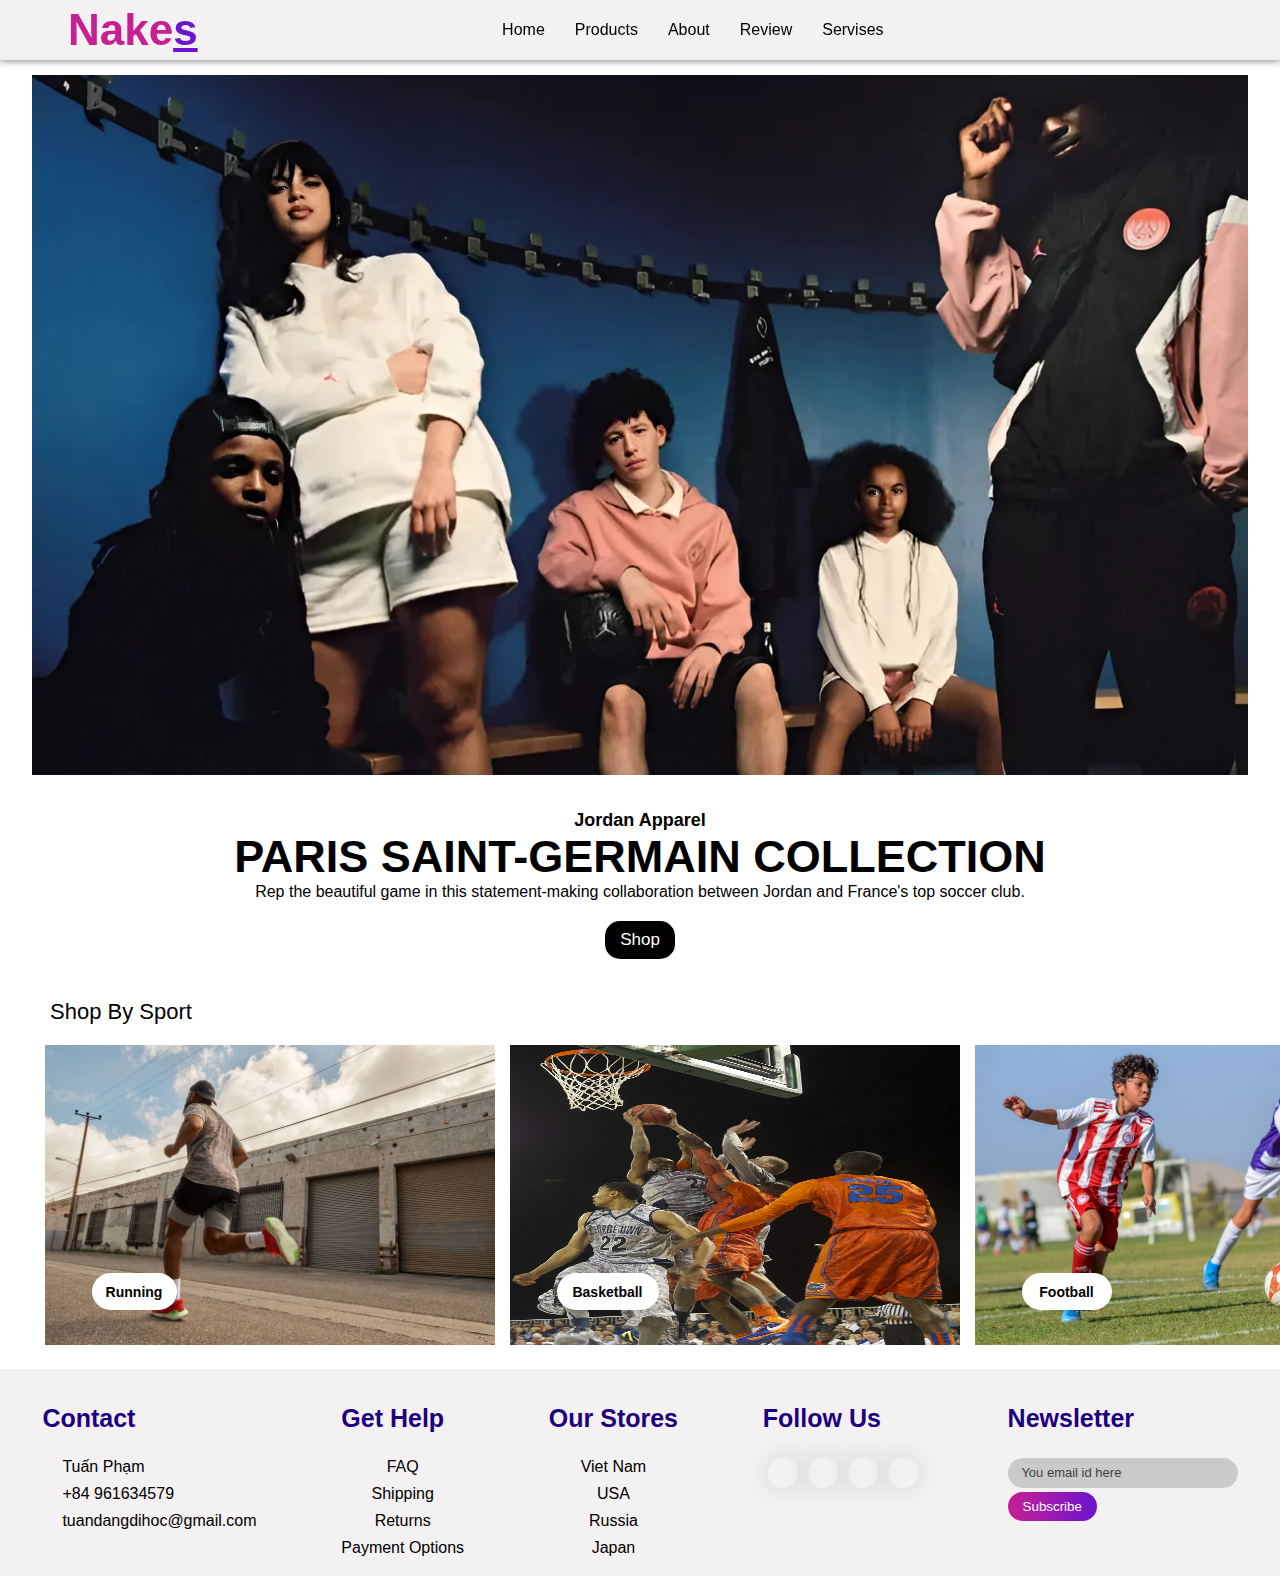
<file: index.html>
<!DOCTYPE html>
<html lang="en">
  <head>
    <meta charset="UTF-8" />
    <meta http-equiv="X-UA-Compatible" content="IE=edge" />
    <meta name="viewport" content="width=device-width, initial-scale=1.0" />
    <title>Nake - Just Do It</title>
    <link rel="stylesheet" href="style.css" />
    <link rel="shortcut icon" href="image/logoNike.jpg" />
    <link
      rel="stylesheet"
      href="https://cdnjs.cloudflare.com/ajax/libs/font-awesome/6.1.1/css/all.min.css"
      integrity="sha512-KfkfwYDsLkIlwQp6LFnl8zNdLGxu9YAA1QvwINks4PhcElQSvqcyVLLD9aMhXd13uQjoXtEKNosOWaZqXgel0g=="
      crossorigin="anonymous"
      referrerpolicy="no-referrer"
    />
  </head>
  <body>
    <div class="head_container">
      <div class="logo">
        <h1>Nake<span>s</span></h1>
      </div>

      <div class="head_menu">
        <div class="head_menu-item"><a href="#Home">Home</a></div>
        <div class="head_menu-item">
          <a href="./listSanPham.html">Products</a>
        </div>
        <div class="head_menu-item"><a href="#About">About</a></div>
        <div class="head_menu-item"><a href="#Review">Review</a></div>
        <div class="head_menu-item"><a href="./services.html">Servises</a></div>
      </div>

      <div class="icons">
        <a><i class="fa-solid fa-heart"></i></a>
        <a><i class="fa-solid fa-cart-shopping" id="cart-icon"></i></a>

        <a href="./login.html" style="color: black"
          ><i class="fa-solid fa-user"></i
        ></a>
      </div>

      <!-- Cart -->
      <div class="cart">
        <h2 class="cart-title">Your cart</h2>
        <!-- content -->
        <div class="cart-content">
          <div class="cart-box">
            <!-- <img src="image/shoe1.png" class="cart-img" /> -->
            <div class="detail-box">
              <!-- <div class="cart-product-title">Nike</div>
              <div class="cart-price">150.99$</div>
              <input type="number" value="1" class="cart-quantity" /> -->
            </div>
            <!-- Remove Cart -->
            <!-- <i class="fa-solid fa-trash cart-remove"></i> -->
          </div>
        </div>
        <!-- Total -->
        <div class="total">
          <div class="total-title">Total</div>
          <div class="total-price">0$</div>
        </div>

        <!-- Buy Button -->
        <button type="button" class="btn-buy">Buy Now</button>
        <!-- Cart Close -->
        <i class="fa-solid fa-xmark" id="close-cart"></i>
      </div>
    </div>

    <div class="main">
      <div
        class="main_image"
        style="width: 95vw; height: 700px; display: flex; margin: 10px auto"
      >
        <div class="img"></div>
      </div>

      <div class="main_content">
        <div class="content_1">
          <div style="font-size: 18px; font-weight: 550">Jordan Apparel</div>
          <div style="font-size: 45px; font-weight: 900">
            PARIS SAINT-GERMAIN COLLECTION
          </div>
          <div style="font-size: 16px">
            Rep the beautiful game in this statement-making collaboration
            between Jordan and France's top soccer club.
          </div>

          <a href="./listSanPham.html"><button>Shop</button></a>
        </div>

        <div class="content_2">
          <div style="font-size: 22px; padding-left: 50px">Shop By Sport</div>
          <div class="main_menu">
            <div class="sport_1">
              <image src="./image/pic1.jpg"></image>
              <a href="./dsRunning.html"><button>Running</button></a>
            </div>
            <div class="sport_2">
              <image src="./image/pic2.jpg"></image>
              <a href="./dsBasketball.html"><button>Basketball</button></a>
            </div>
            <div class="sport_3">
              <image src="./image/pic3.jpg"></image>
              <a href="./dsFootball.html"><button>Football</button></a>
            </div>
            <div class="sport_4">
              <image src="./image/pic4.jpg"></image>
              <a href="./dsTennis.html"><button>Tennis</button></a>
            </div>
          </div>
        </div>
      </div>
    </div>

    <!-- footer -->
    <footer>
      <div class="footer_main">
        <div class="tag">
          <h1>Contact</h1>
          <a
            href="https://www.facebook.com/profile.php?id=100012604270972"
            target="_blank"
          >
            <i class="fa-brands fa-facebook"></i>Tuấn Phạm</a
          >
          <a href="#"><i class="fa-solid fa-phone"></i>+84 961634579</a>
          <a href="#"
            ><i class="fa-solid fa-envelope"></i>tuandangdihoc@gmail.com</a
          >
        </div>

        <div class="tag">
          <h1>Get Help</h1>
          <a href="#" class="center">FAQ</a>
          <a href="#" class="center">Shipping</a>
          <a href="#" class="center">Returns</a>
          <a href="#" class="center">Payment Options</a>
        </div>

        <div class="tag">
          <h1>Our Stores</h1>
          <a href="#" class="center">Viet Nam</a>
          <a href="#" class="center">USA</a>
          <a href="#" class="center">Russia</a>
          <a href="#" class="center">Japan</a>
        </div>

        <div class="tag">
          <h1>Follow Us</h1>
          <div class="social_link">
            <a href="#"><i class="fa-brands fa-facebook-f"></i></a>
            <a href="#"><i class="fa-brands fa-twitter"></i></a>
            <a href="#"><i class="fa-brands fa-instagram"></i></a>
            <a href="#"><i class="fa-brands fa-linkedin-in"></i></a>
          </div>
        </div>

        <div class="tag">
          <h1>Newsletter</h1>
          <div class="search_bar">
            <input type="text" placeholder="You email id here" />
            <button type="submit">Subscribe</button>
          </div>
        </div>
      </div>
    </footer>
    <script src="./main.js"></script>
  </body>
</html>
</file>
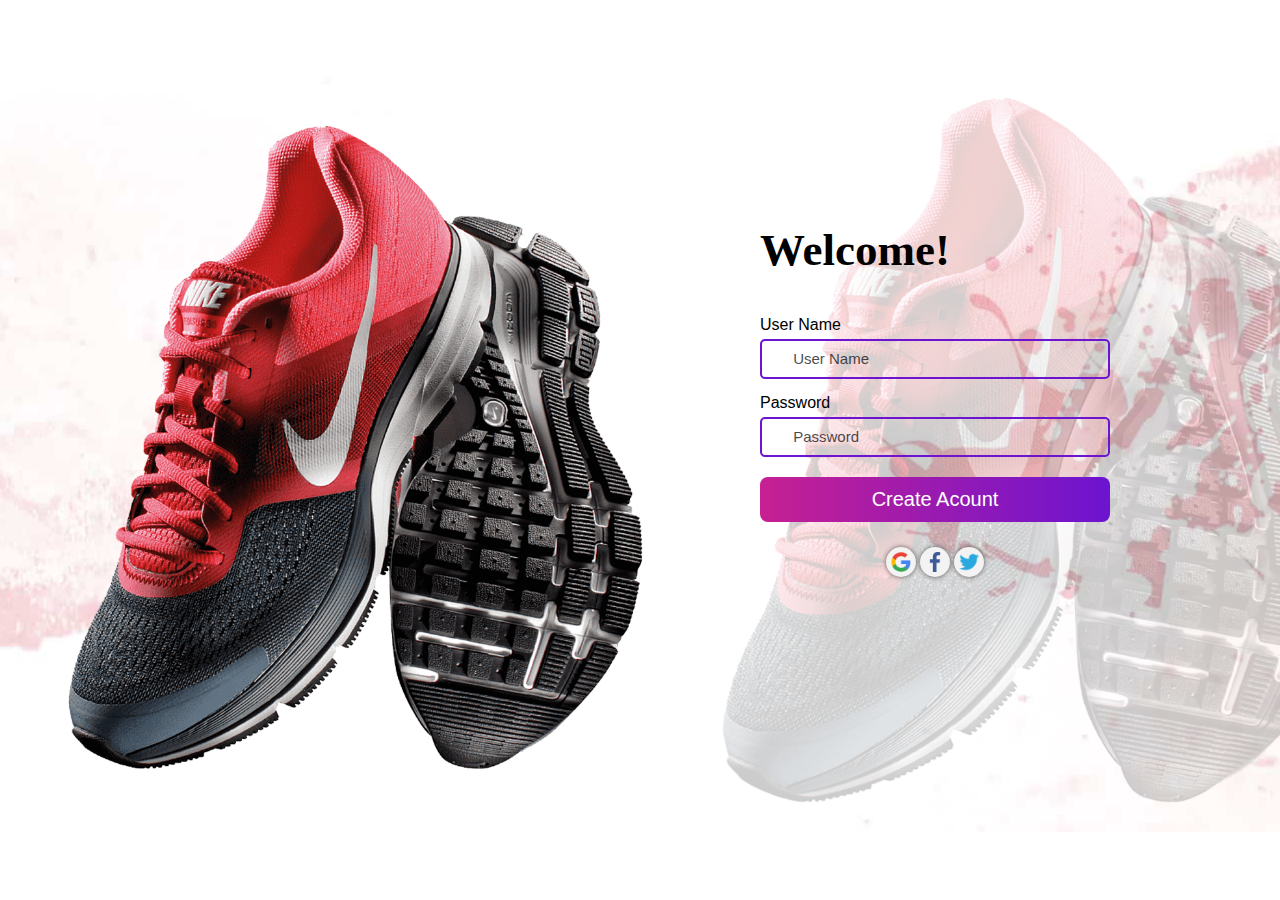
<file: dangki.html>
<!DOCTYPE html>
<html lang="en">
  <head>
    <meta charset="UTF-8" />
    <meta name="viewport" content="width=device-width, initial-scale=1.0" />
    <title>Sign up</title>
    <link rel="stylesheet" href="style.css" />
    <link rel="shortcut icon" href="image/logoNike.jpg" />
    <link
      rel="stylesheet"
      href="https://cdnjs.cloudflare.com/ajax/libs/font-awesome/6.1.1/css/all.min.css"
      integrity="sha512-KfkfwYDsLkIlwQp6LFnl8zNdLGxu9YAA1QvwINks4PhcElQSvqcyVLLD9aMhXd13uQjoXtEKNosOWaZqXgel0g=="
      crossorigin="anonymous"
      referrerpolicy="no-referrer"
    />
  </head>
  <body>
    <!--Login Form-->

    <div class="login_form">
      <div class="left">
        <img src="image/logshoes.png" />
      </div>

      <div class="right">
        <h1>Welcome!</h1>

        <form action="#" method="post">
          <p>User Name</p>
          <div class="user">
            <i class="fa-solid fa-user"></i>
            <input
              type="text"
              name="user"
              placeholder="User Name"
              class="username"
            />
          </div>

          <p class="passworg_tag">Password</p>
          <div class="password">
            <i class="fa-solid fa-lock"></i>
            <input type="password" name="password" placeholder="Password" />
          </div>
        </form>
        <a href="login.html">
          <button type="submit" style="margin-top: 20px; height: 45px">
            Create Acount
          </button>
        </a>

        <div class="loging_icon">
          <a href="#"><img src="image/google.png" /></a>
          <a href="#"><img src="image/facebook.png" /></a>
          <a href="#"><img src="image/twitter.png" /></a>
        </div>
      </div>
    </div>
  </body>
</html>
</file>
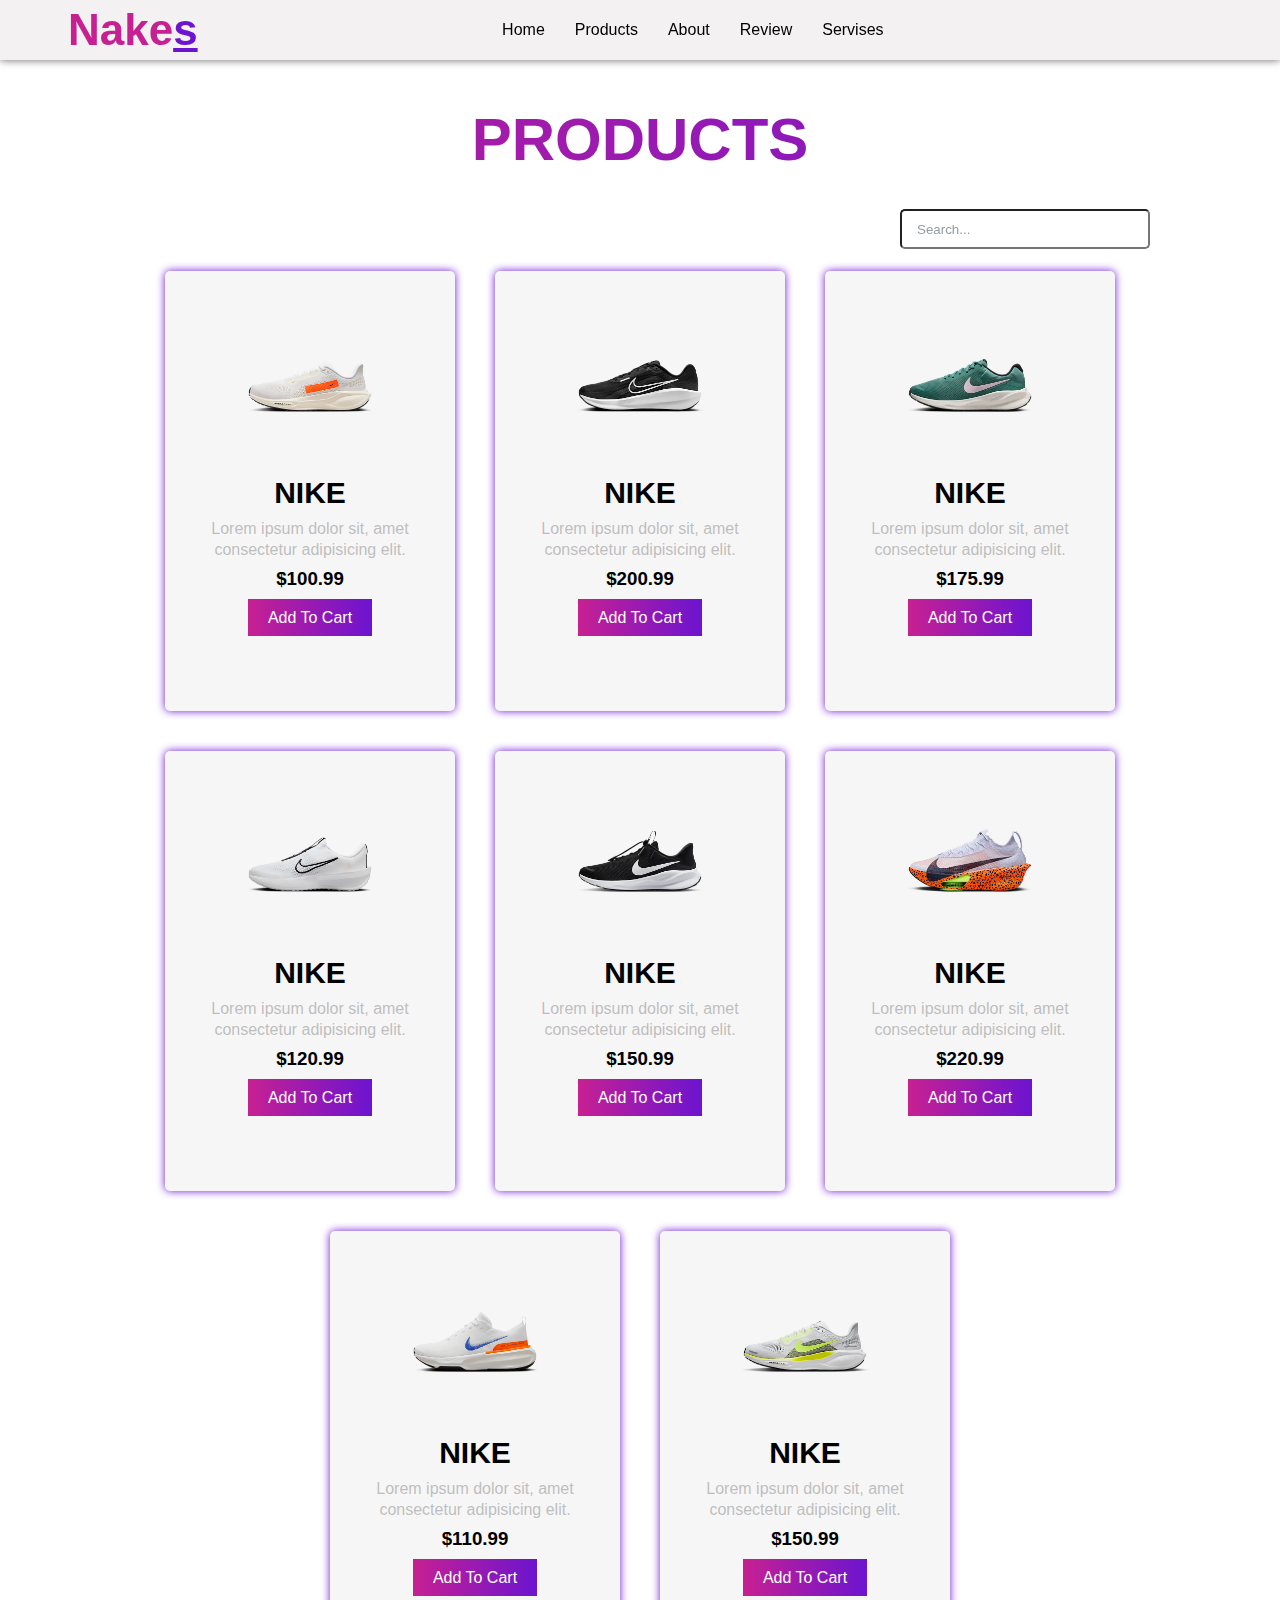
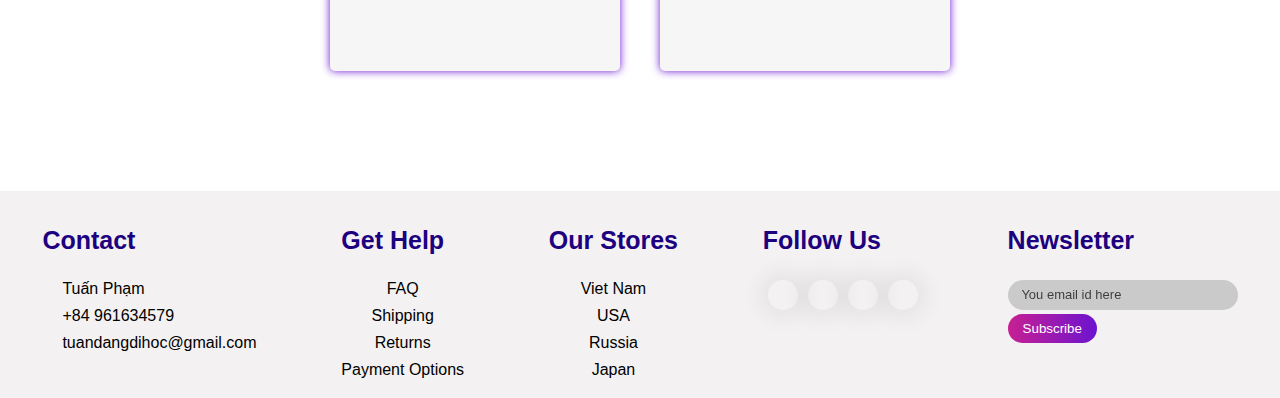
<file: dsBasketball.html>
<!DOCTYPE html>
<html lang="en">
  <head>
    <meta charset="UTF-8" />
    <meta http-equiv="X-UA-Compatible" content="IE=edge" />
    <meta name="viewport" content="width=device-width, initial-scale=1.0" />
    <title>Nake - Just Do It</title>
    <link rel="stylesheet" href="style.css" />
    <link rel="shortcut icon" href="image/logoNike.jpg" />
    <link
      rel="stylesheet"
      href="https://cdnjs.cloudflare.com/ajax/libs/font-awesome/6.1.1/css/all.min.css"
      integrity="sha512-KfkfwYDsLkIlwQp6LFnl8zNdLGxu9YAA1QvwINks4PhcElQSvqcyVLLD9aMhXd13uQjoXtEKNosOWaZqXgel0g=="
      crossorigin="anonymous"
      referrerpolicy="no-referrer"
    />
  </head>
  <body>
    <div class="head_container">
      <div class="logo">
        <h1>Nake<span>s</span></h1>
      </div>

      <div class="head_menu">
        <div class="head_menu-item"><a href="./index.html">Home</a></div>
        <div class="head_menu-item"><a href="#Products">Products</a></div>
        <div class="head_menu-item"><a href="#About">About</a></div>
        <div class="head_menu-item"><a href="#Review">Review</a></div>
        <div class="head_menu-item"><a href="#Servises">Servises</a></div>
      </div>

      <div class="icons">
        <a><i class="fa-solid fa-heart"></i></a>
        <a><i class="fa-solid fa-cart-shopping" id="cart-icon"></i></a>

        <a href="./login.html" style="color: black"
          ><i class="fa-solid fa-user"></i
        ></a>
      </div>

      <!-- Cart -->
      <div class="cart">
        <h2 class="cart-title">Your cart</h2>
        <!-- content -->
        <div class="cart-content">
          <div class="cart-box">
            <img src="image/shoe1.png" class="cart-img" />
            <div class="detail-box">
              <div class="cart-product-title">Nike</div>
              <div class="cart-price">150.99$</div>
              <input type="number" value="1" class="cart-quantity" />
            </div>
            <!-- Remove Cart -->
            <i class="fa-solid fa-trash cart-remove"></i>
          </div>
        </div>
        <!-- Total -->
        <div class="total">
          <div class="total-title">Total</div>
          <div class="total-price">0$</div>
        </div>

        <!-- Buy Button -->
        <button type="button" class="btn-buy">Buy Now</button>
        <!-- Cart Close -->
        <i class="fa-solid fa-xmark" id="close-cart"></i>
      </div>
    </div>

    <!--Products-->

    <div class="products" id="Products">
      <h1>Products</h1>

      <!-- search -->
      <div class="container_search">
        <input type="text" id="search" placeholder="Search..." />
        <button class="icon"><i class="fa fa-search"></i></button>
      </div>

      <div class="box">
        <div class="card">
          <div class="small_card">
            <i class="fa-solid fa-heart heart-button" data-id="1"></i>
            <i class="fa-solid fa-share"></i>
          </div>

          <div class="image">
            <img src="image/shoe1.png" />
          </div>

          <div class="products_text">
            <h2>NIKE</h2>
            <p>Lorem ipsum dolor sit, amet consectetur adipisicing elit.</p>
            <h3>$100.99</h3>
            <div class="products_star">
              <i class="fa-solid fa-star"></i>
              <i class="fa-solid fa-star"></i>
              <i class="fa-solid fa-star"></i>
              <i class="fa-solid fa-star"></i>
              <i class="fa-solid fa-star"></i>
            </div>
            <a href="#" class="btn">Add To Cart</a>
          </div>
        </div>

        <div class="card">
          <div class="small_card">
            <i class="fa-solid fa-heart heart-button" data-id="2"></i>
            <i class="fa-solid fa-share"></i>
          </div>

          <div class="image">
            <img src="image/shoe2.png" />
          </div>

          <div class="products_text">
            <h2>NIKE</h2>
            <p>Lorem ipsum dolor sit, amet consectetur adipisicing elit.</p>
            <h3>$200.99</h3>
            <div class="products_star">
              <i class="fa-solid fa-star"></i>
              <i class="fa-solid fa-star"></i>
              <i class="fa-solid fa-star"></i>
              <i class="fa-solid fa-star"></i>
              <i class="fa-solid fa-star-half-stroke"></i>
            </div>
            <a href="#" class="btn">Add To Cart</a>
          </div>
        </div>

        <div class="card">
          <div class="small_card">
            <i class="fa-solid fa-heart heart-button" data-id="3"></i>
            <i class="fa-solid fa-share"></i>
          </div>

          <div class="image">
            <img src="image/shoe3.png" />
          </div>

          <div class="products_text">
            <h2>NIKE</h2>
            <p>Lorem ipsum dolor sit, amet consectetur adipisicing elit.</p>
            <h3>$175.99</h3>
            <div class="products_star">
              <i class="fa-solid fa-star"></i>
              <i class="fa-solid fa-star"></i>
              <i class="fa-solid fa-star"></i>
              <i class="fa-solid fa-star-half-stroke"></i>
              <i class="fa-regular fa-star"></i>
            </div>
            <a href="#" class="btn">Add To Cart</a>
          </div>
        </div>

        <div class="card">
          <div class="small_card">
            <i class="fa-solid fa-heart heart-button" data-id="4"></i>
            <i class="fa-solid fa-share"></i>
          </div>

          <div class="image">
            <img src="image/shoe4.png" />
          </div>

          <div class="products_text">
            <h2>NIKE</h2>
            <p>Lorem ipsum dolor sit, amet consectetur adipisicing elit.</p>
            <h3>$120.99</h3>
            <div class="products_star">
              <i class="fa-solid fa-star"></i>
              <i class="fa-solid fa-star"></i>
              <i class="fa-solid fa-star"></i>
              <i class="fa-solid fa-star"></i>
              <i class="fa-regular fa-star"></i>
            </div>
            <a href="#" class="btn">Add To Cart</a>
          </div>
        </div>

        <div class="card">
          <div class="small_card">
            <i class="fa-solid fa-heart heart-button" data-id="5"></i>
            <i class="fa-solid fa-share"></i>
          </div>

          <div class="image">
            <img src="image/shoe5.png" />
          </div>

          <div class="products_text">
            <h2>NIKE</h2>
            <p>Lorem ipsum dolor sit, amet consectetur adipisicing elit.</p>
            <h3>$150.99</h3>
            <div class="products_star">
              <i class="fa-solid fa-star"></i>
              <i class="fa-solid fa-star"></i>
              <i class="fa-solid fa-star"></i>
              <i class="fa-solid fa-star"></i>
              <i class="fa-solid fa-star"></i>
            </div>
            <a href="#" class="btn">Add To Cart</a>
          </div>
        </div>

        <div class="card">
          <div class="small_card">
            <i class="fa-solid fa-heart heart-button" data-id="6"></i>
            <i class="fa-solid fa-share"></i>
          </div>

          <div class="image">
            <img src="image/shoe6.jpg" />
          </div>

          <div class="products_text">
            <h2>NIKE</h2>
            <p>Lorem ipsum dolor sit, amet consectetur adipisicing elit.</p>
            <h3>$220.99</h3>
            <div class="products_star">
              <i class="fa-solid fa-star"></i>
              <i class="fa-solid fa-star"></i>
              <i class="fa-solid fa-star"></i>
              <i class="fa-solid fa-star"></i>
              <i class="fa-regular fa-star-half-stroke"></i>
            </div>
            <a href="#" class="btn">Add To Cart</a>
          </div>
        </div>

        <div class="card">
          <div class="small_card">
            <i class="fa-solid fa-heart heart-button" data-id="7"></i>
            <i class="fa-solid fa-share"></i>
          </div>

          <div class="image">
            <img src="image/shoe7.png" />
          </div>

          <div class="products_text">
            <h2>NIKE</h2>
            <p>Lorem ipsum dolor sit, amet consectetur adipisicing elit.</p>
            <h3>$110.99</h3>
            <div class="products_star">
              <i class="fa-solid fa-star"></i>
              <i class="fa-solid fa-star"></i>
              <i class="fa-solid fa-star"></i>
              <i class="fa-regular fa-star"></i>
              <i class="fa-regular fa-star"></i>
            </div>
            <a href="#" class="btn">Add To Cart</a>
          </div>
        </div>

        <div class="card">
          <div class="small_card">
            <i class="fa-solid fa-heart heart-button" data-id="8"></i>
            <i class="fa-solid fa-share"></i>
          </div>

          <div class="image">
            <img src="image/shoe8.png" />
          </div>

          <div class="products_text">
            <h2>NIKE</h2>
            <p>Lorem ipsum dolor sit, amet consectetur adipisicing elit.</p>
            <h3>$150.99</h3>
            <div class="products_star">
              <i class="fa-solid fa-star"></i>
              <i class="fa-solid fa-star"></i>
              <i class="fa-solid fa-star"></i>
              <i class="fa-solid fa-star"></i>
              <i class="fa-regular fa-star-half-stroke"></i>
            </div>
            <a href="#" class="btn">Add To Cart</a>
          </div>
        </div>
      </div>
    </div>

    <!-- footer -->
    <footer>
      <div class="footer_main">
        <div class="tag">
          <h1>Contact</h1>
          <a
            href="https://www.facebook.com/profile.php?id=100012604270972"
            target="_blank"
          >
            <i class="fa-brands fa-facebook"></i>Tuấn Phạm</a
          >
          <a href="#"><i class="fa-solid fa-phone"></i>+84 961634579</a>
          <a href="#"
            ><i class="fa-solid fa-envelope"></i>tuandangdihoc@gmail.com</a
          >
        </div>

        <div class="tag">
          <h1>Get Help</h1>
          <a href="#" class="center">FAQ</a>
          <a href="#" class="center">Shipping</a>
          <a href="#" class="center">Returns</a>
          <a href="#" class="center">Payment Options</a>
        </div>

        <div class="tag">
          <h1>Our Stores</h1>
          <a href="#" class="center">Viet Nam</a>
          <a href="#" class="center">USA</a>
          <a href="#" class="center">Russia</a>
          <a href="#" class="center">Japan</a>
        </div>

        <div class="tag">
          <h1>Follow Us</h1>
          <div class="social_link">
            <a href="#"><i class="fa-brands fa-facebook-f"></i></a>
            <a href="#"><i class="fa-brands fa-twitter"></i></a>
            <a href="#"><i class="fa-brands fa-instagram"></i></a>
            <a href="#"><i class="fa-brands fa-linkedin-in"></i></a>
          </div>
        </div>

        <div class="tag">
          <h1>Newsletter</h1>
          <div class="search_bar">
            <input type="text" placeholder="You email id here" />
            <button type="submit">Subscribe</button>
          </div>
        </div>
      </div>
    </footer>
    <script src="./main.js"></script>
  </body>
</html>
</file>
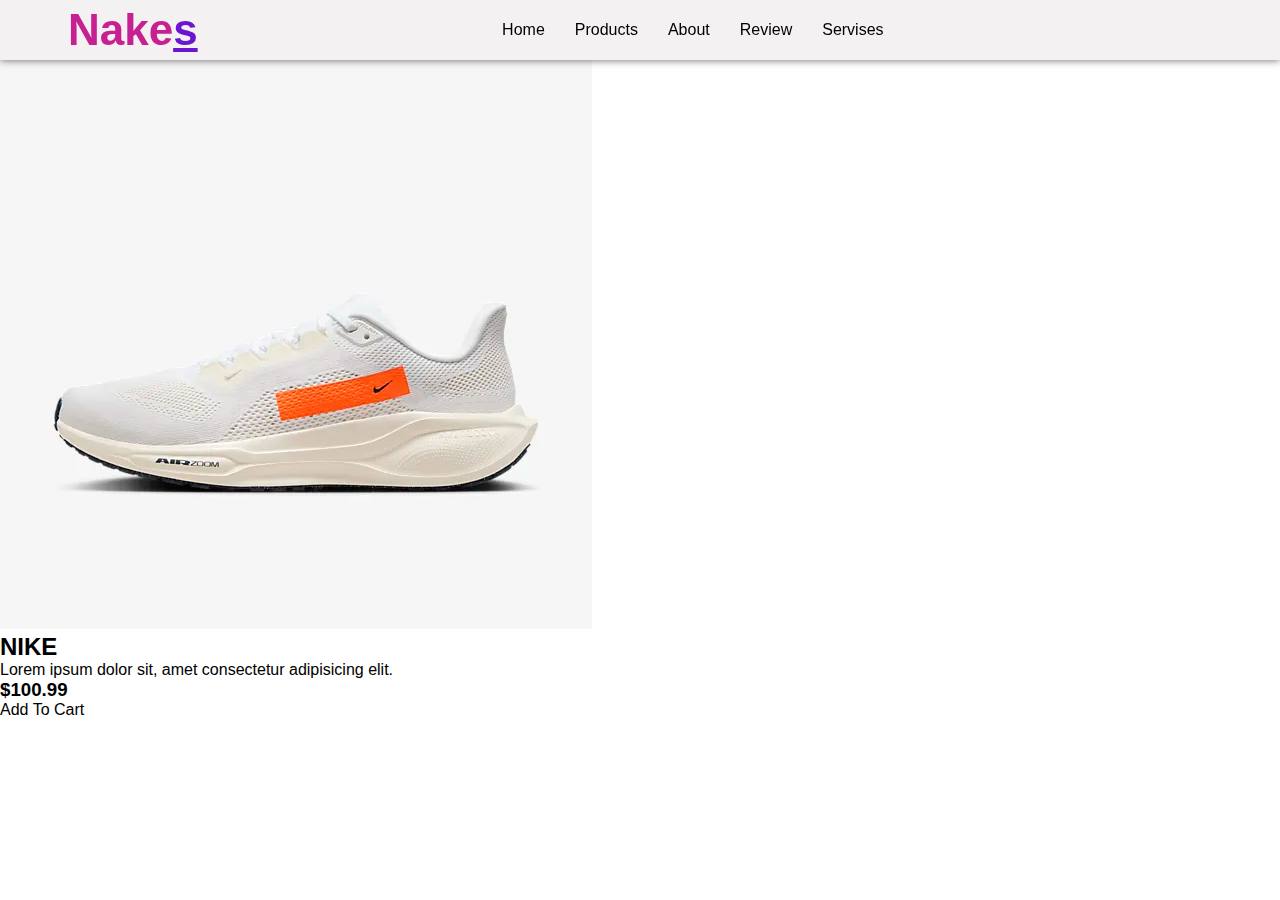
<file: dsHeart.html>
<!DOCTYPE html>
<html lang="en">
  <head>
    <meta charset="UTF-8" />
    <meta name="viewport" content="width=device-width, initial-scale=1.0" />
    <title>Nake - Just Do It</title>
    <link rel="stylesheet" href="style.css" />
    <link rel="shortcut icon" href="image/logoNike.jpg" />
    <link
      rel="stylesheet"
      href="https://cdnjs.cloudflare.com/ajax/libs/font-awesome/6.1.1/css/all.min.css"
      integrity="sha512-KfkfwYDsLkIlwQp6LFnl8zNdLGxu9YAA1QvwINks4PhcElQSvqcyVLLD9aMhXd13uQjoXtEKNosOWaZqXgel0g=="
      crossorigin="anonymous"
      referrerpolicy="no-referrer"
    />
  </head>
  <body>
    <div class="head_container">
      <div class="logo">
        <h1>Nake<span>s</span></h1>
      </div>

      <div class="head_menu">
        <div class="head_menu-item"><a href="./index.html">Home</a></div>
        <div class="head_menu-item">
          <a href="./listSanPham.html">Products</a>
        </div>
        <div class="head_menu-item"><a href="#About">About</a></div>
        <div class="head_menu-item"><a href="#Review">Review</a></div>
        <div class="head_menu-item"><a href="./services.html">Servises</a></div>
      </div>

      <div class="icons">
        <a><i class="fa-solid fa-heart" id="heart-icon"></i></a>
        <a><i class="fa-solid fa-cart-shopping" id="cart-icon"></i></a>

        <a href="./login.html" style="color: black"
          ><i class="fa-solid fa-user"></i
        ></a>
      </div>

      <!-- Cart -->
      <div class="cart">
        <h2 class="cart-title">Your cart</h2>
        <!-- content -->
        <div class="cart-content">
          <div class="cart-box">
            <!-- <img src="image/shoe1.png" class="cart-img" /> -->
            <div class="detail-box">
              <!-- <div class="cart-product-title">Nike</div>
              <div class="cart-price">150.99$</div>
              <input type="number" value="1" class="cart-quantity" /> -->
            </div>
            <!-- Remove Cart -->
            <!-- <i class="fa-solid fa-trash cart-remove"></i> -->
          </div>
        </div>
        <!-- Total -->
        <div class="total">
          <div class="total-title">Total</div>
          <div class="total-price">0$</div>
        </div>

        <!-- Buy Button -->
        <button type="button" class="btn-buy">Buy Now</button>
        <!-- Cart Close -->
        <i class="fa-solid fa-xmark" id="close-cart"></i>
      </div>
    </div>

    <div class="main-heart">
      
      <div class="products-heart" id="Products-heart">
        <h1>Danh sách sản phẩm yêu thích</h1>

        

        <div class="box">
          <div class="card">
            <!-- <div class="small_card">
              <i class="fa-solid fa-heart heart-button" data-id="1"></i>
              <i class="fa-solid fa-share"></i>
            </div> -->

            <div class="products_text">
              <div class="image">
                <img src="image/shoe1.png" class="product-img" />
              </div>
              <h2 class="product-title">NIKE</h2>
              <p>Lorem ipsum dolor sit, amet consectetur adipisicing elit.</p>
              <h3 class="price">$100.99</h3>
              <div class="products_star">
                <i class="fa-solid fa-star"></i>
                <i class="fa-solid fa-star"></i>
                <i class="fa-solid fa-star"></i>
                <i class="fa-solid fa-star"></i>
                <i class="fa-solid fa-star"></i>
              </div>
              <a class="btn add-cart">Add To Cart</a>
            </div>
          </div>

          <!-- <div class="card">
            <div class="small_card">
              <i class="fa-solid fa-heart heart-button" data-id="2"></i>
              <i class="fa-solid fa-share"></i>
            </div>

            <div class="products_text">
              <div class="image">
                <img src="image/shoe2.png" class="product-img" />
              </div>
              <h2 class="product-title">NIKE</h2>
              <p>Lorem ipsum dolor sit, amet consectetur adipisicing elit.</p>
              <h3 class="price">$200.99</h3>
              <div class="products_star">
                <i class="fa-solid fa-star"></i>
                <i class="fa-solid fa-star"></i>
                <i class="fa-solid fa-star"></i>
                <i class="fa-solid fa-star"></i>
                <i class="fa-solid fa-star-half-stroke"></i>
              </div>
              <a class="btn add-cart">Add To Cart</a>
            </div>
          </div>

          <div class="card">
            <div class="small_card">
              <i class="fa-solid fa-heart heart-button" data-id="3"></i>
              <i class="fa-solid fa-share"></i>
            </div>

            <div class="products_text">
              <div class="image">
                <img src="image/shoe3.png" class="product-img" />
              </div>
              <h2 class="product-title">NIKE</h2>
              <p>Lorem ipsum dolor sit, amet consectetur adipisicing elit.</p>
              <h3 class="price">$175.99</h3>
              <div class="products_star">
                <i class="fa-solid fa-star"></i>
                <i class="fa-solid fa-star"></i>
                <i class="fa-solid fa-star"></i>
                <i class="fa-solid fa-star-half-stroke"></i>
                <i class="fa-regular fa-star"></i>
              </div>
              <a class="btn add-cart">Add To Cart</a>
            </div>
          </div>

          <div class="card">
            <div class="small_card">
              <i class="fa-solid fa-heart heart-button" data-id="4"></i>
              <i class="fa-solid fa-share"></i>
            </div>

            <div class="products_text">
              <div class="image">
                <img src="image/shoe4.png" class="product-img" />
              </div>
              <h2 class="product-title">NIKE</h2>
              <p>Lorem ipsum dolor sit, amet consectetur adipisicing elit.</p>
              <h3 class="price">$120.99</h3>
              <div class="products_star">
                <i class="fa-solid fa-star"></i>
                <i class="fa-solid fa-star"></i>
                <i class="fa-solid fa-star"></i>
                <i class="fa-solid fa-star"></i>
                <i class="fa-regular fa-star"></i>
              </div>
              <a class="btn add-cart">Add To Cart</a>
            </div>
          </div>

          <div class="card">
            <div class="small_card">
              <i class="fa-solid fa-heart heart-button" data-id="5"></i>
              <i class="fa-solid fa-share"></i>
            </div>

            <div class="products_text">
              <div class="image">
                <img src="image/shoe5.png" class="product-img" />
              </div>
              <h2 class="product-title">NIKE</h2>
              <p>Lorem ipsum dolor sit, amet consectetur adipisicing elit.</p>
              <h3 class="price">$150.99</h3>
              <div class="products_star">
                <i class="fa-solid fa-star"></i>
                <i class="fa-solid fa-star"></i>
                <i class="fa-solid fa-star"></i>
                <i class="fa-solid fa-star"></i>
                <i class="fa-solid fa-star"></i>
              </div>
              <a class="btn add-cart">Add To Cart</a>
            </div>
          </div>

          <div class="card">
            <div class="small_card">
              <i class="fa-solid fa-heart heart-button" data-id="6"></i>
              <i class="fa-solid fa-share"></i>
            </div>

            <div class="products_text">
              <div class="image">
                <img src="image/shoe6.jpg" class="product-img" />
              </div>
              <h2 class="product-title">NIKE</h2>
              <p>Lorem ipsum dolor sit, amet consectetur adipisicing elit.</p>
              <h3 class="price">$220.99</h3>
              <div class="products_star">
                <i class="fa-solid fa-star"></i>
                <i class="fa-solid fa-star"></i>
                <i class="fa-solid fa-star"></i>
                <i class="fa-solid fa-star"></i>
                <i class="fa-regular fa-star-half-stroke"></i>
              </div>
              <a class="btn add-cart">Add To Cart</a>
            </div>
          </div>

          <div class="card">
            <div class="small_card">
              <i class="fa-solid fa-heart heart-button" data-id="7"></i>
              <i class="fa-solid fa-share"></i>
            </div>

            <div class="image">
              <img src="image/shoe7.png" class="product-img" />
            </div>

            <div class="products_text">
              <div class="image">
                <img src="image/shoe7.png" class="product-img" />
              </div>
              <h2 class="product-title">NIKE</h2>
              <p>Lorem ipsum dolor sit, amet consectetur adipisicing elit.</p>
              <h3 class="price">$110.99</h3>
              <div class="products_star">
                <i class="fa-solid fa-star"></i>
                <i class="fa-solid fa-star"></i>
                <i class="fa-solid fa-star"></i>
                <i class="fa-regular fa-star"></i>
                <i class="fa-regular fa-star"></i>
              </div>
              <a class="btn add-cart">Add To Cart</a>
            </div>
          </div>

          <div class="card">
            <div class="small_card">
              <i class="fa-solid fa-heart heart-button" data-id="8"></i>
              <i class="fa-solid fa-share"></i>
            </div>

            <div class="image">
              <img src="image/shoe8.png" class="product-img" />
            </div>

            <div class="products_text">
              <div class="image">
                <img src="image/shoe8.png" class="product-img" />
              </div>
              <h2 class="product-title">NIKE</h2>
              <p>Lorem ipsum dolor sit, amet consectetur adipisicing elit.</p>
              <h3 class="price">$150.99</h3>
              <div class="products_star">
                <i class="fa-solid fa-star"></i>
                <i class="fa-solid fa-star"></i>
                <i class="fa-solid fa-star"></i>
                <i class="fa-solid fa-star"></i>
                <i class="fa-regular fa-star-half-stroke"></i>
              </div>
              <a class="btn add-cart">Add To Cart</a>
            </div> -->
          </div>
        </div>
      </div>
    </div>

    <script src="./main.js"></script>
  </body>
</html>
</file>
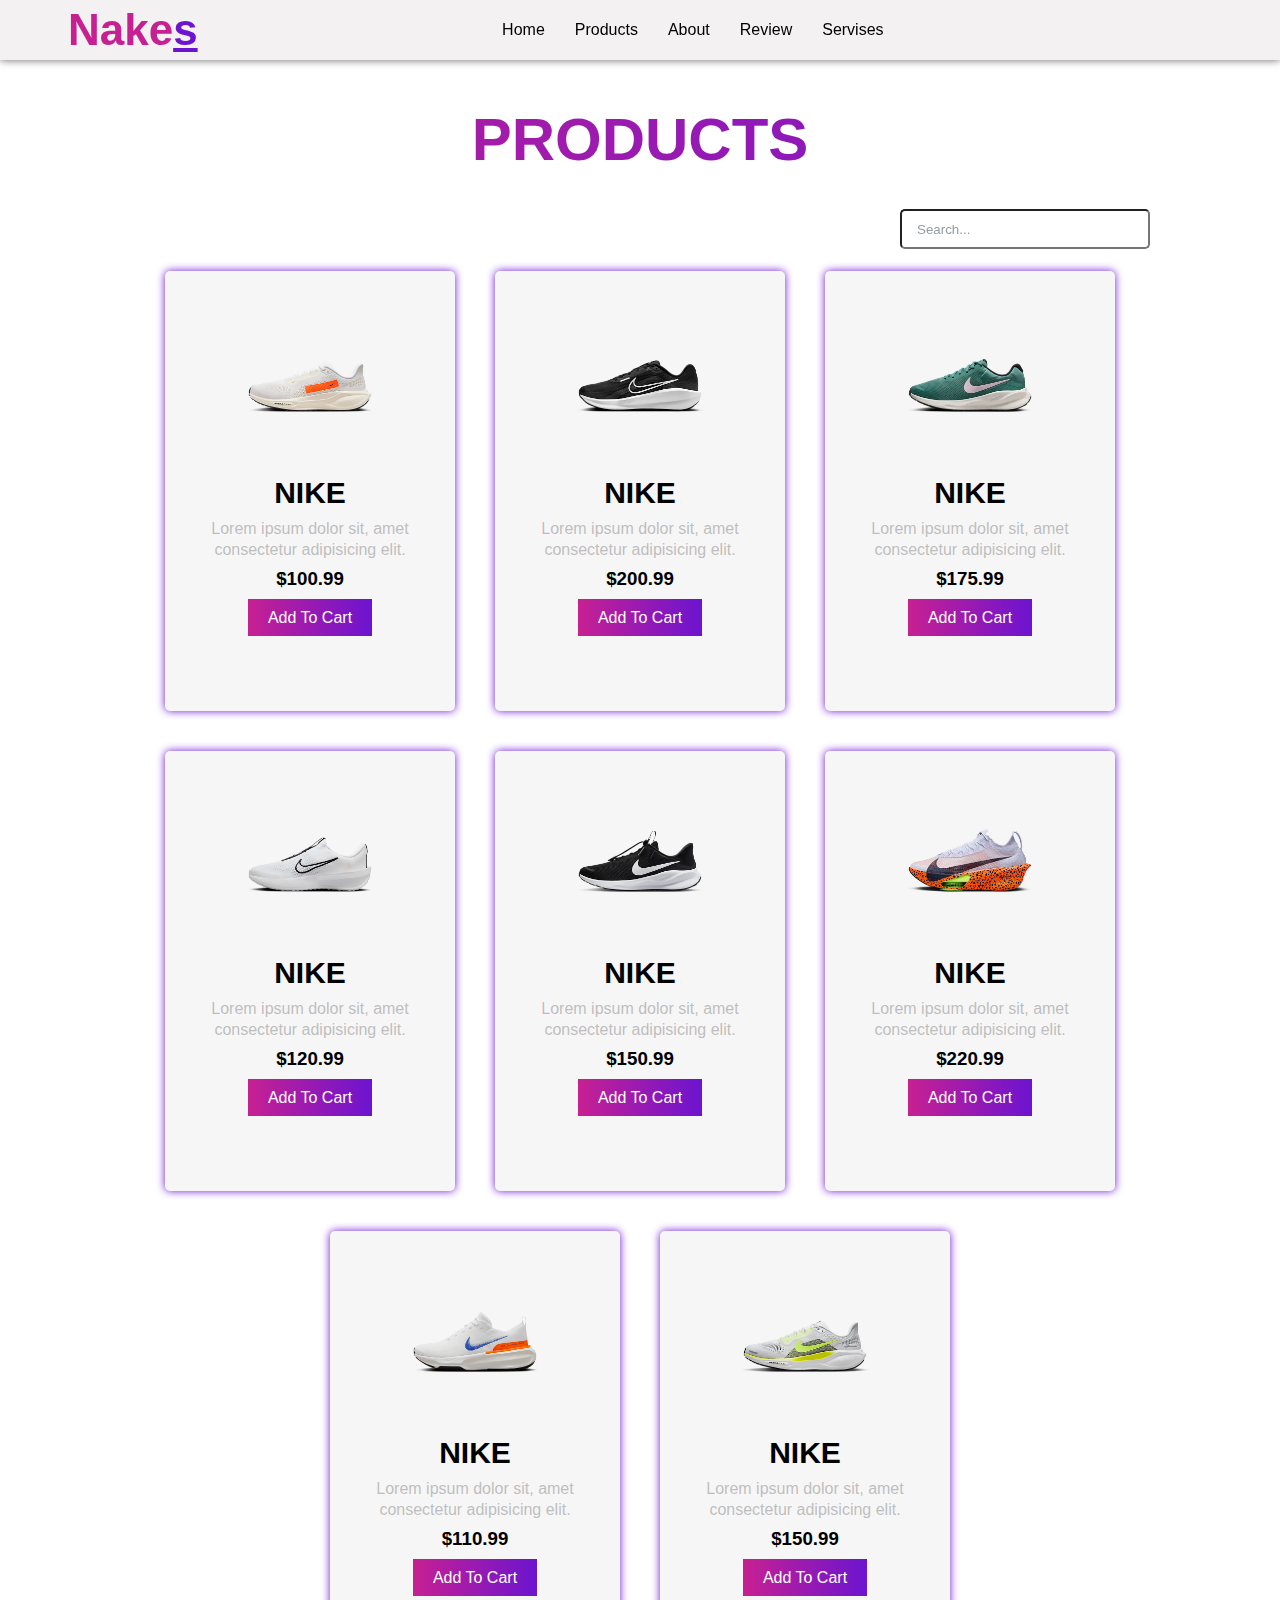
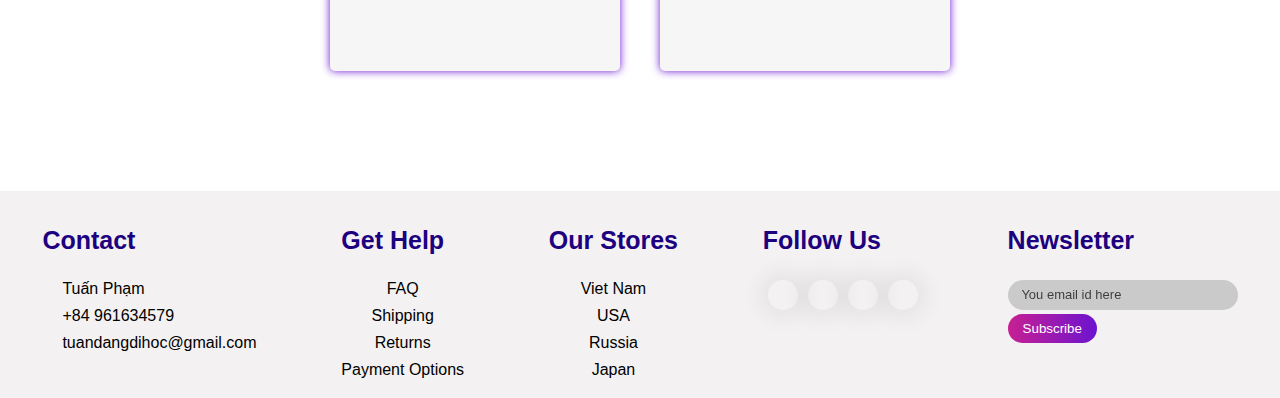
<file: listSanPham.html>
<!DOCTYPE html>
<html lang="en">
  <head>
    <meta charset="UTF-8" />
    <meta http-equiv="X-UA-Compatible" content="IE=edge" />
    <meta name="viewport" content="width=device-width, initial-scale=1.0" />
    <title>Nake - Just Do It</title>
    <link rel="stylesheet" href="style.css" />
    <link rel="shortcut icon" href="image/logoNike.jpg" />
    <link
      rel="stylesheet"
      href="https://cdnjs.cloudflare.com/ajax/libs/font-awesome/6.1.1/css/all.min.css"
      integrity="sha512-KfkfwYDsLkIlwQp6LFnl8zNdLGxu9YAA1QvwINks4PhcElQSvqcyVLLD9aMhXd13uQjoXtEKNosOWaZqXgel0g=="
      crossorigin="anonymous"
      referrerpolicy="no-referrer"
    />
  </head>
  <body>
    <div class="head_container">
      <div class="logo">
        <h1>Nake<span>s</span></h1>
      </div>

      <div class="head_menu">
        <div class="head_menu-item"><a href="./index.html">Home</a></div>
        <div class="head_menu-item"><a href="#Products">Products</a></div>
        <div class="head_menu-item"><a href="#About">About</a></div>
        <div class="head_menu-item"><a href="#Review">Review</a></div>
        <div class="head_menu-item"><a href="#Servises">Servises</a></div>
      </div>

      <div class="icons">
        <a><i class="fa-solid fa-heart"></i></a>
        <a><i class="fa-solid fa-cart-shopping" id="cart-icon"></i></a>
        <a href="./login.html" style="color: black"
          ><i class="fa-solid fa-user"></i
        ></a>
      </div>

      <!-- Cart -->
      <div class="cart">
        <h2 class="cart-title">Your cart</h2>
        <!-- content -->
        <div class="cart-content">
          <!-- <div class="cart-box">
            <img src="image/shoe1.png" class="cart-img" />
            <div class="detail-box">
              <div class="cart-product-title">Nike</div>
              <div class="cart-price">150.99$</div>
              <input type="number" value="1" class="cart-quantity" />
            </div> -->
          <!-- Remove Cart -->
          <!-- <i class="fa-solid fa-trash cart-remove"></i> -->
          <!-- </div> -->
        </div>
        <!-- Total -->
        <div class="total">
          <div class="total-title">Total</div>
          <div class="total-price">0$</div>
        </div>

        <!-- Buy Button -->
        <button type="button" class="btn-buy">Buy Now</button>
        <!-- Cart Close -->
        <i class="fa-solid fa-xmark" id="close-cart"></i>
      </div>
    </div>

    <!--Products-->

    <div class="products" id="Products">
      <h1>Products</h1>

      <!-- search -->
      <div class="container_search">
        <input type="text" id="search" placeholder="Search..." />
        <button class="icon"><i class="fa fa-search"></i></button>
      </div>

      <div class="box">
        <div class="card">
          <div class="small_card">
            <i class="fa-solid fa-heart heart-button" data-id="1"></i>
            <i class="fa-solid fa-share"></i>
          </div>

          <!-- <div class="image">
            <img src="image/shoe1.png" class="product-img" />
          </div> -->

          <div class="products_text">
            <div class="image">
              <img src="image/shoe1.png" class="product-img" />
            </div>
            <h2 class="product-title">NIKE</h2>
            <p>Lorem ipsum dolor sit, amet consectetur adipisicing elit.</p>
            <h3 class="price">$100.99</h3>
            <div class="products_star">
              <i class="fa-solid fa-star"></i>
              <i class="fa-solid fa-star"></i>
              <i class="fa-solid fa-star"></i>
              <i class="fa-solid fa-star"></i>
              <i class="fa-solid fa-star"></i>
            </div>
            <a class="btn add-cart">Add To Cart</a>
          </div>
        </div>

        <div class="card">
          <div class="small_card">
            <i class="fa-solid fa-heart heart-button" data-id="2"></i>
            <i class="fa-solid fa-share"></i>
          </div>

          <!-- <div class="image">
            <img src="image/shoe2.png" class="product-img" />
          </div> -->

          <div class="products_text">
            <div class="image">
              <img src="image/shoe2.png" class="product-img" />
            </div>
            <h2 class="product-title">NIKE</h2>
            <p>Lorem ipsum dolor sit, amet consectetur adipisicing elit.</p>
            <h3 class="price">$200.99</h3>
            <div class="products_star">
              <i class="fa-solid fa-star"></i>
              <i class="fa-solid fa-star"></i>
              <i class="fa-solid fa-star"></i>
              <i class="fa-solid fa-star"></i>
              <i class="fa-solid fa-star-half-stroke"></i>
            </div>
            <a class="btn add-cart">Add To Cart</a>
          </div>
        </div>

        <div class="card">
          <div class="small_card">
            <i class="fa-solid fa-heart heart-button" data-id="3"></i>
            <i class="fa-solid fa-share"></i>
          </div>

          <!-- <div class="image">
            <img src="image/shoe3.png" class="product-img" />
          </div> -->

          <div class="products_text">
            <div class="image">
              <img src="image/shoe3.png" class="product-img" />
            </div>
            <h2 class="product-title">NIKE</h2>
            <p>Lorem ipsum dolor sit, amet consectetur adipisicing elit.</p>
            <h3 class="price">$175.99</h3>
            <div class="products_star">
              <i class="fa-solid fa-star"></i>
              <i class="fa-solid fa-star"></i>
              <i class="fa-solid fa-star"></i>
              <i class="fa-solid fa-star-half-stroke"></i>
              <i class="fa-regular fa-star"></i>
            </div>
            <a class="btn add-cart">Add To Cart</a>
          </div>
        </div>

        <div class="card">
          <div class="small_card">
            <i class="fa-solid fa-heart heart-button" data-id="4"></i>
            <i class="fa-solid fa-share"></i>
          </div>

          <!-- <div class="image">
            <img src="image/shoe4.png" class="product-img" />
          </div> -->

          <div class="products_text">
            <div class="image">
              <img src="image/shoe4.png" class="product-img" />
            </div>
            <h2 class="product-title">NIKE</h2>
            <p>Lorem ipsum dolor sit, amet consectetur adipisicing elit.</p>
            <h3 class="price">$120.99</h3>
            <div class="products_star">
              <i class="fa-solid fa-star"></i>
              <i class="fa-solid fa-star"></i>
              <i class="fa-solid fa-star"></i>
              <i class="fa-solid fa-star"></i>
              <i class="fa-regular fa-star"></i>
            </div>
            <a class="btn add-cart">Add To Cart</a>
          </div>
        </div>

        <div class="card">
          <div class="small_card">
            <i class="fa-solid fa-heart heart-button" data-id="5"></i>
            <i class="fa-solid fa-share"></i>
          </div>

          <!-- <div class="image">
            <img src="image/shoe5.png" class="product-img" />
          </div> -->

          <div class="products_text">
            <div class="image">
              <img src="image/shoe5.png" class="product-img" />
            </div>
            <h2 class="product-title">NIKE</h2>
            <p>Lorem ipsum dolor sit, amet consectetur adipisicing elit.</p>
            <h3 class="price">$150.99</h3>
            <div class="products_star">
              <i class="fa-solid fa-star"></i>
              <i class="fa-solid fa-star"></i>
              <i class="fa-solid fa-star"></i>
              <i class="fa-solid fa-star"></i>
              <i class="fa-solid fa-star"></i>
            </div>
            <a class="btn add-cart">Add To Cart</a>
          </div>
        </div>

        <div class="card">
          <div class="small_card">
            <i class="fa-solid fa-heart heart-button" data-id="6"></i>
            <i class="fa-solid fa-share"></i>
          </div>

          <!-- <div class="image">
            <img src="image/shoe6.jpg" class="product-img" />
          </div> -->

          <div class="products_text">
            <div class="image">
              <img src="image/shoe6.jpg" class="product-img" />
            </div>
            <h2 class="product-title">NIKE</h2>
            <p>Lorem ipsum dolor sit, amet consectetur adipisicing elit.</p>
            <h3 class="price">$220.99</h3>
            <div class="products_star">
              <i class="fa-solid fa-star"></i>
              <i class="fa-solid fa-star"></i>
              <i class="fa-solid fa-star"></i>
              <i class="fa-solid fa-star"></i>
              <i class="fa-regular fa-star-half-stroke"></i>
            </div>
            <a class="btn add-cart">Add To Cart</a>
          </div>
        </div>

        <div class="card">
          <div class="small_card">
            <i class="fa-solid fa-heart heart-button" data-id="7"></i>
            <i class="fa-solid fa-share"></i>
          </div>

          <!-- <div class="image">
            <img src="image/shoe7.png" class="product-img" />
          </div> -->

          <div class="products_text">
            <div class="image">
              <img src="image/shoe7.png" class="product-img" />
            </div>
            <h2 class="product-title">NIKE</h2>
            <p>Lorem ipsum dolor sit, amet consectetur adipisicing elit.</p>
            <h3 class="price">$110.99</h3>
            <div class="products_star">
              <i class="fa-solid fa-star"></i>
              <i class="fa-solid fa-star"></i>
              <i class="fa-solid fa-star"></i>
              <i class="fa-regular fa-star"></i>
              <i class="fa-regular fa-star"></i>
            </div>
            <a class="btn add-cart">Add To Cart</a>
          </div>
        </div>

        <div class="card">
          <div class="small_card">
            <i class="fa-solid fa-heart heart-button" data-id="8"></i>
            <i class="fa-solid fa-share"></i>
          </div>

          <!-- <div class="image">
            <img src="image/shoe8.png" class="product-img" />
          </div> -->

          <div class="products_text">
            <div class="image">
              <img src="image/shoe8.png" class="product-img" />
            </div>
            <h2 class="product-title">NIKE</h2>
            <p>Lorem ipsum dolor sit, amet consectetur adipisicing elit.</p>
            <h3 class="price">$150.99</h3>
            <div class="products_star">
              <i class="fa-solid fa-star"></i>
              <i class="fa-solid fa-star"></i>
              <i class="fa-solid fa-star"></i>
              <i class="fa-solid fa-star"></i>
              <i class="fa-regular fa-star-half-stroke"></i>
            </div>
            <a class="btn add-cart">Add To Cart</a>
          </div>
        </div>
      </div>
    </div>

    <!-- footer -->
    <footer>
      <div class="footer_main">
        <div class="tag">
          <h1>Contact</h1>
          <a
            href="https://www.facebook.com/profile.php?id=100012604270972"
            target="_blank"
          >
            <i class="fa-brands fa-facebook"></i>Tuấn Phạm</a
          >
          <a href="#"><i class="fa-solid fa-phone"></i>+84 961634579</a>
          <a href="#"
            ><i class="fa-solid fa-envelope"></i>tuandangdihoc@gmail.com</a
          >
        </div>

        <div class="tag">
          <h1>Get Help</h1>
          <a href="#" class="center">FAQ</a>
          <a href="#" class="center">Shipping</a>
          <a href="#" class="center">Returns</a>
          <a href="#" class="center">Payment Options</a>
        </div>

        <div class="tag">
          <h1>Our Stores</h1>
          <a href="#" class="center">Viet Nam</a>
          <a href="#" class="center">USA</a>
          <a href="#" class="center">Russia</a>
          <a href="#" class="center">Japan</a>
        </div>

        <div class="tag">
          <h1>Follow Us</h1>
          <div class="social_link">
            <a href="#"><i class="fa-brands fa-facebook-f"></i></a>
            <a href="#"><i class="fa-brands fa-twitter"></i></a>
            <a href="#"><i class="fa-brands fa-instagram"></i></a>
            <a href="#"><i class="fa-brands fa-linkedin-in"></i></a>
          </div>
        </div>

        <div class="tag">
          <h1>Newsletter</h1>
          <div class="search_bar">
            <input type="text" placeholder="You email id here" />
            <button type="submit">Subscribe</button>
          </div>
        </div>
      </div>
    </footer>
    <script src="./main.js"></script>
  </body>
</html>
</file>
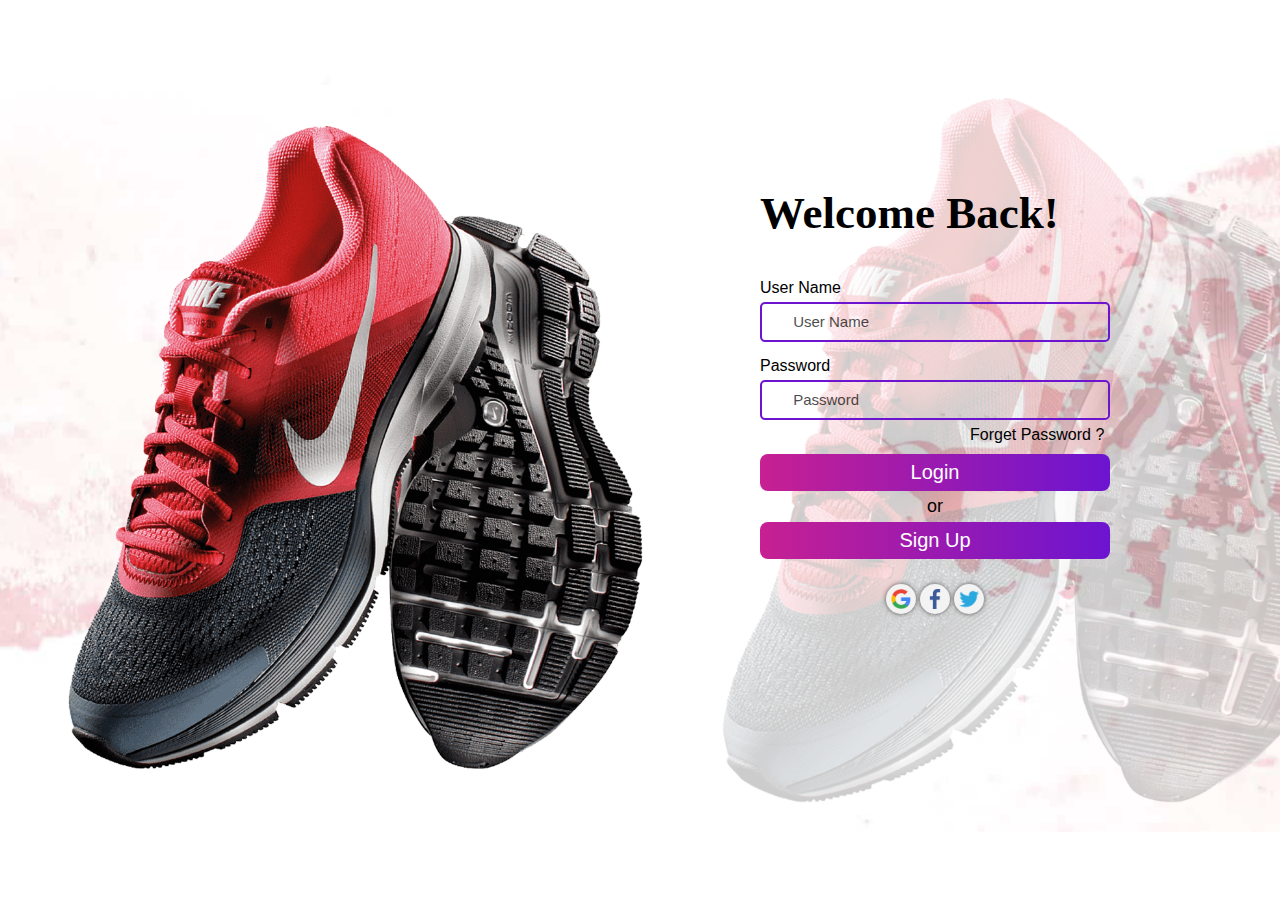
<file: login.html>
<!DOCTYPE html>
<html lang="en">
  <head>
    <meta charset="UTF-8" />
    <meta name="viewport" content="width=device-width, initial-scale=1.0" />
    <title>Sign in</title>
    <link rel="stylesheet" href="style.css" />
    <link rel="shortcut icon" href="image/logoNike.jpg" />
    <link
      rel="stylesheet"
      href="https://cdnjs.cloudflare.com/ajax/libs/font-awesome/6.1.1/css/all.min.css"
      integrity="sha512-KfkfwYDsLkIlwQp6LFnl8zNdLGxu9YAA1QvwINks4PhcElQSvqcyVLLD9aMhXd13uQjoXtEKNosOWaZqXgel0g=="
      crossorigin="anonymous"
      referrerpolicy="no-referrer"
    />
  </head>
  <body>
    <!--Login Form-->

    <div class="login_form">
      <div class="left">
        <img src="image/logshoes.png" />
      </div>

      <div class="right">
        <h1>Welcome Back!</h1>

        <!-- Đường dẫn backend login -->
        <form action="#" method="post">
          <p>User Name</p>
          <div class="user">
            <i class="fa-solid fa-user"></i>
            <input
              type="text"
              name="user"
              placeholder="User Name"
              class="username"
            />
          </div>

          <p class="passworg_tag">Password</p>
          <div class="password">
            <i class="fa-solid fa-lock"></i>
            <input type="password" name="password" placeholder="Password" />
          </div>

          <p class="forget">Forget Password ?</p>
        </form>

        <button type="submit">Login</button>

        <div
          align="center"
          style="margin-top: 5px; margin-bottom: 5px; font-size: 18px"
        >
          or
        </div>

        <a href="./dangki.html"><button>Sign Up</button></a>

        <div class="loging_icon">
          <a href="#"><img src="image/google.png" /></a>
          <a href="#"><img src="image/facebook.png" /></a>
          <a href="#"><img src="image/twitter.png" /></a>
        </div>
      </div>
    </div>
  </body>
</html>
</file>
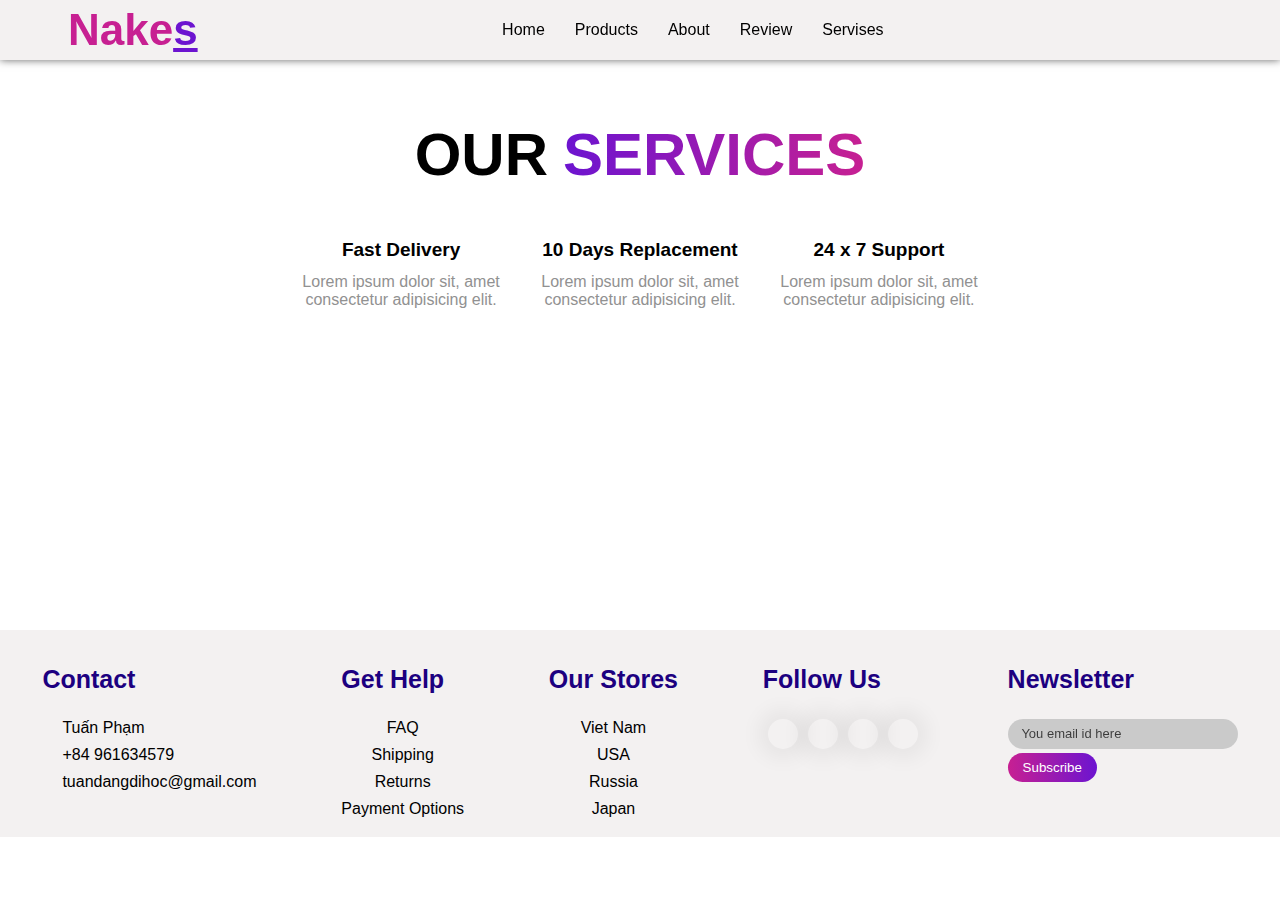
<file: services.html>
<!DOCTYPE html>
<html lang="en">
  <head>
    <meta charset="UTF-8" />
    <meta http-equiv="X-UA-Compatible" content="IE=edge" />
    <meta name="viewport" content="width=device-width, initial-scale=1.0" />
    <title>Nake - Just Do It</title>
    <link rel="stylesheet" href="style.css" />
    <link rel="shortcut icon" href="image/logoNike.jpg" />
    <link
      rel="stylesheet"
      href="https://cdnjs.cloudflare.com/ajax/libs/font-awesome/6.1.1/css/all.min.css"
      integrity="sha512-KfkfwYDsLkIlwQp6LFnl8zNdLGxu9YAA1QvwINks4PhcElQSvqcyVLLD9aMhXd13uQjoXtEKNosOWaZqXgel0g=="
      crossorigin="anonymous"
      referrerpolicy="no-referrer"
    />
  </head>
  <body>
    <div class="head_container">
      <div class="logo">
        <h1>Nake<span>s</span></h1>
      </div>

      <div class="head_menu">
        <div class="head_menu-item"><a href="./index.html">Home</a></div>
        <div class="head_menu-item"><a href="#Products">Products</a></div>
        <div class="head_menu-item"><a href="#About">About</a></div>
        <div class="head_menu-item"><a href="#Review">Review</a></div>
        <div class="head_menu-item"><a href="#Servises">Servises</a></div>
      </div>

      <div class="icons">
        <a><i class="fa-solid fa-heart"></i></a>
        <a><i class="fa-solid fa-cart-shopping" id="cart-icon"></i></a>
        <a href="./login.html" style="color: black"
          ><i class="fa-solid fa-user"></i
        ></a>
      </div>

      <!-- Cart -->
      <div class="cart">
        <h2 class="cart-title">Your cart</h2>
        <!-- content -->
        <div class="cart-content">
          <!-- <div class="cart-box">
            <img src="image/shoe1.png" class="cart-img" />
            <div class="detail-box">
              <div class="cart-product-title">Nike</div>
              <div class="cart-price">150.99$</div>
              <input type="number" value="1" class="cart-quantity" />
            </div> -->
          <!-- Remove Cart -->
          <!-- <i class="fa-solid fa-trash cart-remove"></i> -->
          <!-- </div> -->
        </div>
        <!-- Total -->
        <div class="total">
          <div class="total-title">Total</div>
          <div class="total-price">0$</div>
        </div>

        <!-- Buy Button -->
        <button type="button" class="btn-buy">Buy Now</button>
        <!-- Cart Close -->
        <i class="fa-solid fa-xmark" id="close-cart"></i>
      </div>
    </div>

    <!--Services-->

    <div class="services" id="Servises">
      <h1>our<span>services</span></h1>

      <div class="services_cards">
        <div class="services_box">
          <i class="fa-solid fa-truck-fast"></i>
          <h3>Fast Delivery</h3>
          <p>Lorem ipsum dolor sit, amet consectetur adipisicing elit.</p>
        </div>

        <div class="services_box">
          <i class="fa-solid fa-rotate-left"></i>
          <h3>10 Days Replacement</h3>
          <p>Lorem ipsum dolor sit, amet consectetur adipisicing elit.</p>
        </div>

        <div class="services_box">
          <i class="fa-solid fa-headset"></i>
          <h3>24 x 7 Support</h3>
          <p>Lorem ipsum dolor sit, amet consectetur adipisicing elit.</p>
        </div>
      </div>
    </div>

    <!-- footer -->
    <footer>
      <div class="footer_main">
        <div class="tag">
          <h1>Contact</h1>
          <a
            href="https://www.facebook.com/profile.php?id=100012604270972"
            target="_blank"
          >
            <i class="fa-brands fa-facebook"></i>Tuấn Phạm</a
          >
          <a href="#"><i class="fa-solid fa-phone"></i>+84 961634579</a>
          <a href="#"
            ><i class="fa-solid fa-envelope"></i>tuandangdihoc@gmail.com</a
          >
        </div>

        <div class="tag">
          <h1>Get Help</h1>
          <a href="#" class="center">FAQ</a>
          <a href="#" class="center">Shipping</a>
          <a href="#" class="center">Returns</a>
          <a href="#" class="center">Payment Options</a>
        </div>

        <div class="tag">
          <h1>Our Stores</h1>
          <a href="#" class="center">Viet Nam</a>
          <a href="#" class="center">USA</a>
          <a href="#" class="center">Russia</a>
          <a href="#" class="center">Japan</a>
        </div>

        <div class="tag">
          <h1>Follow Us</h1>
          <div class="social_link">
            <a href="#"><i class="fa-brands fa-facebook-f"></i></a>
            <a href="#"><i class="fa-brands fa-twitter"></i></a>
            <a href="#"><i class="fa-brands fa-instagram"></i></a>
            <a href="#"><i class="fa-brands fa-linkedin-in"></i></a>
          </div>
        </div>

        <div class="tag">
          <h1>Newsletter</h1>
          <div class="search_bar">
            <input type="text" placeholder="You email id here" />
            <button type="submit">Subscribe</button>
          </div>
        </div>
      </div>
    </footer>
    <script src="./main.js"></script>
  </body>
</html>
</file>
<file: style.css>
* {
  margin: 0;
  padding: 0;
  box-sizing: border-box;
  font-family: sans-serif;
}
:root {
  --main-color: #fd4646;
  --text-color: #171427;
  --bg-color: #fff;
}

html {
  scroll-behavior: smooth;
}

::-webkit-scrollbar {
  width: 12px;
}

::-webkit-scrollbar-track {
  border-radius: 5px;
  box-shadow: inset 0 0 10px rgba(0, 0, 0, 0.25);
}

::-webkit-scrollbar-thumb {
  background: linear-gradient(to top, #c72092, #6c14d0);
}

.head_container {
  display: flex;
  justify-content: space-around;
  box-shadow: 0 0 8px rgba(0, 0, 0, 0.6);
  width: 100%;
  /* background-image: url(image/bg1.png);
  background-size: cover;
  background-position: center; */
  position: fixed;
  background: #f3f1f1;
  z-index: 2;
}
.head_container .logo {
  font-size: 22px;
  color: #c72092;
  margin: 5px 0;
  cursor: pointer;
  position: relative;
  left: -4%;
}

.head_container .logo span {
  color: #6c14d0;
  text-decoration: underline;
}

.head_container .head_menu {
  list-style: none;
  display: flex;
  align-items: center;
}

.head_container .head_menu .head_menu-item {
  padding: 5px 15px;
  display: flex;
  align-items: center;
  height: 100%;
  transition: border-color 0.2s;
}

.head_container .head_menu .head_menu-item a {
  text-decoration: none;
  color: black;
  transition: 0.2s;
}

.head_container .head_menu .head_menu-item:hover a {
  color: #c72092;
}

.head_container .head_menu .head_menu-item:hover {
  cursor: pointer;
  border-bottom: 2px solid red;
}

.head_container .icons {
  display: flex;
  align-items: center;
}

.head_container li {
  position: relative;
}

.head_container ul .sub_menu {
  position: absolute;
  background-color: red;
  padding: 15px 0px;
  list-style: none;
}

.head_container .icons i {
  margin: 0 4px;
  cursor: pointer;
  font-size: 18px;
  transition: 0.3s;
}

.head_container .icons i:hover {
  /* color: #c72092; */
  color: rgb(187, 126, 13);
}

/* cart */
.cart {
  position: fixed;
  top: 0;
  right: -100%;
  width: 360px;
  min-height: 100vh;
  padding: 20px;
  background: var(--bg-color);
  box-shadow: -2px 0 4px hsl(0 4% 15% / 10%);
  transition: 0.3s;
}
.cart.active {
  right: 0;
}
.cart-title {
  text-align: center;
  font-size: 1.5rem;
  font-weight: 600;
  margin-top: 2rem;
}
.cart-box {
  display: grid;
  grid-template-columns: 32% 50% 18%;
  align-items: center;
  gap: 1rem;
  margin-top: 1rem;
}
.cart-img {
  width: 100px;
  height: 100px;
  object-fit: contain;
  padding: 10px;
}
.detail-box {
  display: grid;
  row-gap: 0.5rem;
}
.cart-product-title {
  font-size: 1rem;
  text-transform: uppercase;
}
.cart-price {
  font-weight: 500;
}
.cart-quantity {
  border: 1px solid var(--text-color);
  outline-color: var(--main-color);
  width: 2.4rem;
  text-align: center;
  font-size: 1rem;
}
.cart-remove {
  font-size: 24px;
  color: var(--main-color);
  cursor: pointer;
}
.total {
  display: flex;
  justify-content: flex-end;
  margin-top: 1.5rem;
  border-top: 1px solid var(--text-color);
}
.total-title {
  font-size: 1rem;
  font-weight: 600;
}
.total-price {
  margin-left: 0.5rem;
}
.btn-buy {
  display: flex;
  margin: 1.5rem auto 0 auto;
  padding: 12px 20px;
  border: none;
  background: var(--main-color);
  color: var(--bg-color);
  font-size: 1rem;
  font-weight: 500;
  cursor: pointer;
}
.btn-buy:hover {
  background: var(--text-color);
}
#close-cart {
  position: absolute;
  top: 1rem;
  right: 0.8rem;
  font-size: 2rem;
  color: var(--text-color);
  cursor: pointer;
}

.main {
  min-height: 500px;
  padding-top: 65px;
}
.main_image .img {
  background-image: url(./image/jordann.jpeg);
  background-size: cover;
  background-position: 65% 35%;
  height: 100%;
  width: 100%;
}

.main_content .content_1 {
  text-align: center;
  margin-top: 35px;
}

.main_content .content_1 button {
  margin-top: 20px;
  margin-bottom: 40px;
  color: white;
  background-color: black;
  width: 70px;
  height: 38px;
  border-radius: 15px;
  font-size: 17px;
  border: none;
}
.main_content .content_1 button:hover {
  cursor: pointer;
  background-color: rgb(200, 196, 196);
}

.content_2 .main_menu {
  display: flex;
  padding: 20px 45px;
  overflow-x: auto;
  padding-right: 0px;
}

.content_2 .main_menu::-webkit-scrollbar-button {
  display: none;
}

.content_2 .main_menu {
  scrollbar-color: transparent transparent;
  transition: scrollbar-color 0.2s;
}

.content_2 .main_menu:hover {
  scrollbar-color: #c72092 transparent;
}

.content_2 .main_menu::-webkit-scrollbar-thumb {
  -webkit-box-shadow: inset 0 0 6px rgba(0, 0, 0, 0.5);
}

.content_2 .main_menu::-webkit-scrollbar-track {
  box-shadow: none;
}

.content_2 .main_menu img {
  width: 450px;
  height: 300px;
  margin-right: 15px;
}

.content_2 .main_menu button {
  width: 90px;
  height: 37px;
  border-radius: 25px;
  background-color: white;
  font-weight: 600;
  font-size: 14px;
  border: none;
  cursor: pointer;
}
.content_2 .main_menu button:hover {
  background-color: rgb(200, 196, 196);
}

.content_2 .main_menu .sport_1 {
  position: relative;
}

.like {
  color: rgb(187, 126, 13);
}

.content_2 .main_menu .sport_1 button {
  position: absolute;
  top: 75%;
  left: 10%;
  width: 85px;
}

.content_2 .main_menu .sport_2 {
  position: relative;
}

.content_2 .main_menu .sport_2 button {
  position: absolute;
  top: 75%;
  left: 10%;
  width: 102px;
}

.content_2 .main_menu .sport_3 {
  position: relative;
}

.content_2 .main_menu .sport_3 button {
  position: absolute;
  top: 75%;
  left: 10%;
}

.content_2 .main_menu .sport_4 {
  position: relative;
}

.content_2 .main_menu .sport_4 button {
  position: absolute;
  top: 75%;
  left: 10%;
}

/*Login Form*/

.login_form {
  width: 100%;
  height: 100vh;
  display: flex;
  justify-content: space-around;
  align-items: center;
  background-image: url(image/loging_bg.png);
  background-size: cover;
  background-position: center;
}

.login_form .left img {
  width: 650px;
}

.login_form .right {
  position: relative;
  top: -50px;
  left: -60px;
  padding: 50px 80px;
}

.login_form .right h1 {
  font-family: prevattscriptssk;
  font-size: 45px;
  margin-bottom: 40px;
}

.login_form .right p {
  margin-bottom: 5px;
}

.login_form .right .user {
  border: 2px solid #6c14d0;
  border-radius: 5px;
  width: 350px;
  height: 40px;
  display: flex;
}

.login_form .right .user i {
  position: relative;
  top: 9px;
  left: 15px;
  color: #c72092;
}

.login_form .right .user .username {
  position: relative;
  left: 9%;
  width: 295px;
  background: none;
  outline: none;
  border: none;
  display: flex;
  font-size: 15px;
}

.login_form .right .passworg_tag {
  margin: 15px 0 5px 0;
}

.login_form .right .password {
  border: 2px solid #6c14d0;
  border-radius: 5px;
  width: 350px;
  height: 40px;
  display: flex;
}

.login_form .right .password i {
  position: relative;
  top: 9px;
  left: 15px;
  color: #c72092;
}

.login_form .right .password input {
  position: relative;
  left: 9%;
  width: 295px;
  background: none;
  border: none;
  outline: none;
  display: flex;
  font-size: 15px;
}

::-webkit-input-placeholder {
  color: black;
  opacity: 0.7;
}

.login_form .right .forget {
  position: relative;
  left: 60%;
  margin: 6px 0 10px 0;
  cursor: pointer;
}

.login_form .right button {
  width: 350px;
  color: white;
  padding: 7px 20px;
  border: none;
  border-radius: 8px;
  font-size: 20px;
  cursor: pointer;
  background: linear-gradient(to right, #c72092, #6c14d0);
}

.login_form .right .loging_icon {
  display: flex;
  align-items: center;
  justify-content: center;
  margin-top: 25px;
}

.login_form .right .loging_icon a {
  width: 30px;
  height: 30px;
  margin: 0 2px;
  border-radius: 50%;
  background: #f3f3f3;
  box-shadow: 0 0 5px rgba(0, 0, 0, 0.6);
}

.login_form .right .loging_icon img {
  width: 20px;
  margin: 5px 5px;
}

/*Services*/

.services {
  width: 70%;
  margin: 0 auto;
  text-align: center;
  padding: 120px 0 10px 0;
  min-height: 630px;
}

.services h1 {
  font-size: 60px;
  text-transform: uppercase;
}

.services h1 span {
  margin-left: 15px;
  background: linear-gradient(to left, #c72092, #6c14d0);
  -webkit-background-clip: text;
  -webkit-text-fill-color: transparent;
}

.services .services_cards {
  width: 80%;
  margin: 0 auto;
  display: flex;
  align-items: center;
  justify-content: space-between;
  position: relative;
  top: 50px;
}

.services .services_box i {
  font-size: 60px;
  color: orange;
  margin: 20px 0;
  cursor: pointer;
}

.services .services_box h3 {
  margin-bottom: 12px;
  font-size: 19px;
}

.services .services_box p {
  text-align: center;
  color: #919191;
  margin-bottom: 60px;
}

/*Products*/

.products {
  width: 100%;

  padding: 50px 0 0;
  margin-bottom: 100px;
  padding-top: 70px;
  cursor: pointer;
}

.container_search {
  overflow: hidden;
  width: 250px;
  vertical-align: middle;
  white-space: nowrap;
  margin-left: auto;
  margin-right: 130px;
}

.container_search input#search {
  width: 250px;
  height: 40px;
  background: white;

  font-size: 10pt;
  float: left;
  color: #65737e;
  padding-left: 15px;
  -webkit-border-radius: 5px;
  -moz-border-radius: 5px;
  border-radius: 5px;
}

.container_search input#search::-webkit-input-placeholder {
  color: #65737e;
}
.container_search input#search:-moz-placeholder {
  /* Firefox 18- */
  color: #65737e;
}
.container_search input#search::-moz-placeholder {
  /* Firefox 19+ */
  color: #65737e;
}
.container_search input#search:-ms-input-placeholder {
  color: #65737e;
}

.container_search button.icon {
  -webkit-border-top-right-radius: 5px;
  -webkit-border-bottom-right-radius: 5px;
  -moz-border-radius-topright: 5px;
  -moz-border-radius-bottomright: 5px;
  border-top-right-radius: 5px;
  border-bottom-right-radius: 5px;

  background: #232833;
  height: 40px;
  width: 50px;
  color: #4f5b66;
  opacity: 0;
  font-size: 10pt;
  -webkit-transition: all 0.55s ease;
  -moz-transition: all 0.55s ease;
  -ms-transition: all 0.55s ease;
  -o-transition: all 0.55s ease;
  transition: all 0.55s ease;
}

.container_search:hover button.icon,
.container_search:active button.icon,
.container_search:focus button.icon {
  outline: none;
  opacity: 1;
  margin-left: -50px;
}
.container_search:hover button.icon:hover {
  background: rgb(226, 158, 32);
}

.products h1 {
  margin: 35px auto;
  font-size: 60px;
  display: flex;
  align-items: center;
  justify-content: center;
  text-transform: uppercase;
  background: linear-gradient(to right, #c72092, #6c14d0);

  -webkit-background-clip: text;
  -webkit-text-fill-color: transparent;
}

.products .box {
  display: flex;
  flex-wrap: wrap;
  justify-content: center;
  align-items: center;
}

.products .box .card {
  width: 290px;
  height: 440px;
  box-shadow: 0 0 8px #6c14d0;
  border-radius: 5px;
  text-align: center;
  padding: 10px 20px;
  background: #f6f6f6;
  margin: 20px;
}

.products .box .card .small_card {
  display: flex;
  flex-flow: column;
  position: absolute;
  margin: 10px 0;
  transform: translateX(-20px);
  transition: 0.3s;
  opacity: 0;
  z-index: 1;
}

.products .box .card:hover .small_card {
  transform: translateX(2px);
  cursor: pointer;
  opacity: 1;
}

.products .box .card .image {
  display: flex;
  align-items: center;
  justify-content: center;
}

.products .box .card .image img {
  width: 150px;
  margin: 15px 0;
  transition: 0.3s;
}

.products .box .card:hover .image img {
  transform: scale(1.1);
}

.products .box .card .small_card i {
  width: 45px;
  height: 45px;
  border-radius: 5px;
  font-size: 18px;
  margin: 2px 0;
  line-height: 40px;
  border: 2px solid #999999;
  transition: 0.2s;
}

.products .box .card .small_card i:hover {
  /* color: #c72092; */
  color: rgb(187, 126, 13);
}

.products .box .card .products_text h2 {
  font-size: 30px;
  margin-top: 15px;
}

.products .box .card .products_text p {
  color: #91919191;
  line-height: 21px;
  margin: 8px 0;
}

.products .box .card .products_text h3 {
  margin: 7px 0;
}

.products .box .card .products_text .products_star {
  color: orange;
  margin-bottom: 19px;
  cursor: pointer;
}

.products .box .card .products_text .btn {
  text-decoration: none;
  padding: 10px 20px;
  background: linear-gradient(to right, #c72092, #6c14d0);
  color: white;
}

/* footer */
footer {
  width: 100%;
}

footer .footer_main {
  width: 100%;
  background: #f3f1f1;
  display: flex;
  justify-content: space-around;
}

footer .footer_main .tag {
  margin: 10px 0;
}

footer .footer_main .tag .center {
  text-align: center;
}

footer .footer_main .tag h1 {
  font-size: 25px;
  margin: 25px 0;
  color: #1c0080;
}

footer .footer_main .tag a {
  display: block;
  color: black;
  text-decoration: none;
  margin: 9px 0;
}

footer .footer_main .tag a i {
  padding: 0 10px;
  transition: 0.3;
}

footer .footer_main .tag a i:hover {
  color: #c72092;
}

footer .footer_main .tag .social_link {
  display: flex;
}

footer .footer_main .tag .social_link a {
  width: 30px;
  height: 30px;
  border-radius: 50%;
  text-align: center;
  text-decoration: none;
  color: black;
  box-shadow: 0 0 20px 10px rgba(0, 0, 0, 0.05);
  position: relative;
  margin: 0 5px;
  z-index: 10;
  overflow: hidden;
}

footer .footer_main .tag .social_link a .fa-brands {
  font-size: 15px;
  line-height: 30px;
  z-index: 10;
  position: relative;
  transition: 0.5s;
}

footer .footer_main .tag .social_link a:hover i {
  color: white;
}

footer .footer_main .tag .social_link a::after {
  content: "";
  width: 100%;
  height: 100%;
  top: 0;
  left: -90px;
  background: linear-gradient(-45deg, #c72092, #6c14d0);
  position: absolute;
  z-index: -10;
  transition: 0.5s;
}

footer .footer_main .tag .social_link a:hover::after {
  left: 0;
}

footer .footer_main .tag .search_bar {
  width: 230px;
  height: 30px;
  background: rgb(202, 202, 202);
  border-radius: 25px;
}

footer .footer_main .tag .search_bar input {
  width: 200px;
  padding: 2px 0;
  position: relative;
  top: 17%;
  left: 6%;
  border: none;
  background: none;
  outline: none;
  font-size: 13px;
}

footer .footer_main .tag .search_bar button {
  padding: 7px 15px;
  background: linear-gradient(to right, #c72092, #6c14d0);
  border: none;
  margin-top: 15px;
  border-radius: 25px;
  color: white;
  cursor: pointer;
}

.hover-menu {
  display: none;
}

.user-login:hover .hover-menu {
  display: block;
}
</file>
